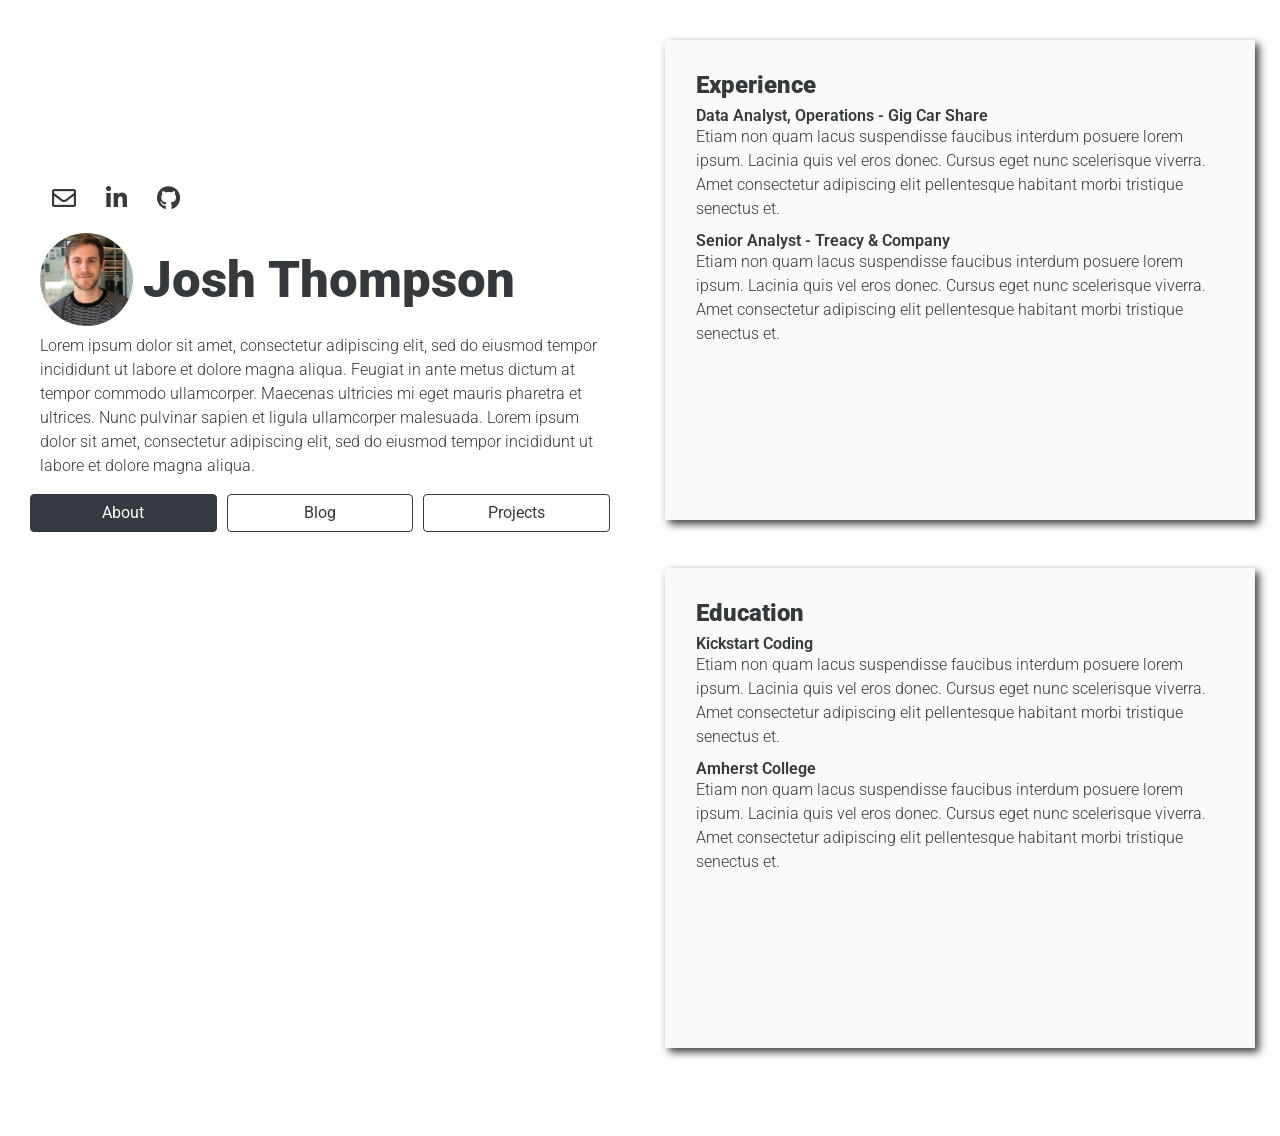
<file: docs/index.html>
<!DOCTYPE html>
<html lang="en">

<head>
    <meta charset="utf-8"/>
    <meta name="viewport" content="width=device-width, initial-scale=1"/>

    <title>
        Josh Thompson - About
    </title>

    <!-- bootstrap CSS -->
    <link rel="stylesheet" href="https://stackpath.bootstrapcdn.com/bootstrap/4.3.1/css/bootstrap.min.css" integrity="sha384-ggOyR0iXCbMQv3Xipma34MD+dH/1fQ784/j6cY/iJTQUOhcWr7x9JvoRxT2MZw1T" crossorigin="anonymous">

    <!-- fonts -->
    <link href="https://fonts.googleapis.com/css?family=Roboto:300,900&display=swap" rel="stylesheet">
    <link href="./fonts/fontawesome-free/css/all.min.css" rel="stylesheet">

    <!-- custom css -->
    <link href="./css/about.css" rel="stylesheet">

</head> 

<body>
    <div class="container-fluid">
        <div class="row">
            <!-- added align-self-center or my-auto -->
            <div class="left-block col-lg-6"> 
                <div class="row">
                    <div class="col">
                        <div class="icons">
                            <a href="mailto:hire.me.josh.p.thompson@gmail.com" target="_blank">
                                <i class="far fa-envelope"></i>
                            </a>
                            <a href="https://www.linkedin.com/in/joshuapthompson/" target="_blank">
                                <i class="fab fa-linkedin-in"></i>
                            </a>
                            <a href="https://github.com/josh-p-thompson" target="_blank">
                                <i class="fab fa-github"></i>
                            </a>
                        </div>
                    </div>
                </div>
                <div class="row no-gutters">
                    <div class="col-2 align-self-center">
                        <img class="headshot img-fluid rounded-circle mx-auto mb-2" src="./images/headshot.jpeg" >
                    </div>
                    <div class="col align-self-center">     
                        <h1 class='name-title'>
                            Josh Thompson
                        </h1>
                    </div>
                </div>
                <div class='row'>
                    <div class='col'>
                        <p>
                            Lorem ipsum dolor sit amet, consectetur adipiscing elit, sed do eiusmod tempor incididunt ut labore et dolore magna aliqua. Feugiat in ante metus dictum at tempor commodo ullamcorper. Maecenas ultricies mi eget mauris pharetra et ultrices. Nunc pulvinar sapien et ligula ullamcorper malesuada. Lorem ipsum dolor sit amet, consectetur adipiscing elit, sed do eiusmod tempor incididunt ut labore et dolore magna aliqua.
                        </p>                        
                    </div>
                </div>
                <div class="row">
                    
                    <div class="button-padding col">
                        <a role="button" class="btn btn-outline-dark active btn-block" href="index.html" >About</a>
                    </div>
                    
                    <div class="button-padding col">
                        <a role="button" class="btn btn-outline-dark '' btn-block" href="blog.html" >Blog</a>
                    </div>
                    
                    <div class="button-padding col">
                        <a role="button" class="btn btn-outline-dark '' btn-block" href="projects.html" >Projects</a>
                    </div>
                    
                </div>
            </div>
            <!-- added offset offset-md-6-->
            <div class="right-block col-lg-6 offset-lg-6">
                
                <div class ='row'>
                    <div class = 'about-card card w-100'>
                        <div class='row'>
                            <div class='col'>
                                <h4 class="card-title">Experience</h4>
<h6 class="card-subtitle">Data Analyst, Operations - Gig Car Share</h6>
<p>Etiam non quam lacus suspendisse faucibus interdum posuere lorem ipsum. Lacinia quis vel eros donec. Cursus eget nunc scelerisque viverra. Amet consectetur adipiscing elit pellentesque habitant morbi tristique senectus et.</p>
<!-- dashes separate top row from bottom row -->


                            </div>
                            
                        </div>
                        <div class='row'>
                            <div class='col'>
                                
<h6 class="card-subtitle">Senior Analyst - Treacy &amp; Company</h6>
<p>Etiam non quam lacus suspendisse faucibus interdum posuere lorem ipsum. Lacinia quis vel eros donec. Cursus eget nunc scelerisque viverra. Amet consectetur adipiscing elit pellentesque habitant morbi tristique senectus et.</p>
                            </div>
                        </div>
                    </div>
                </div>
                
                <div class ='row'>
                    <div class = 'about-card card w-100'>
                        <div class='row'>
                            <div class='col'>
                                <h4 class="card-title">Education</h4>
<h6 class="card-subtitle">Kickstart Coding</h6>
<p>Etiam non quam lacus suspendisse faucibus interdum posuere lorem ipsum. Lacinia quis vel eros donec. Cursus eget nunc scelerisque viverra. Amet consectetur adipiscing elit pellentesque habitant morbi tristique senectus et.</p>
<!-- dashes separate top row from bottom row -->


                            </div>
                            
                        </div>
                        <div class='row'>
                            <div class='col'>
                                
<h6 class="card-subtitle">Amherst College</h6>
<p>Etiam non quam lacus suspendisse faucibus interdum posuere lorem ipsum. Lacinia quis vel eros donec. Cursus eget nunc scelerisque viverra. Amet consectetur adipiscing elit pellentesque habitant morbi tristique senectus et.</p>
                            </div>
                        </div>
                    </div>
                </div>
                
            </div>
        </div>
    </div>
    <!-- Optional JavaScript -->
    <!-- jQuery first, then Popper.js, then Bootstrap JS -->
    <script src="https://code.jquery.com/jquery-3.3.1.slim.min.js" integrity="sha384-q8i/X+965DzO0rT7abK41JStQIAqVgRVzpbzo5smXKp4YfRvH+8abtTE1Pi6jizo" crossorigin="anonymous"></script>
    <script src="https://cdnjs.cloudflare.com/ajax/libs/popper.js/1.14.7/umd/popper.min.js" integrity="sha384-UO2eT0CpHqdSJQ6hJty5KVphtPhzWj9WO1clHTMGa3JDZwrnQq4sF86dIHNDz0W1" crossorigin="anonymous"></script>
    <script src="https://stackpath.bootstrapcdn.com/bootstrap/4.3.1/js/bootstrap.min.js" integrity="sha384-JjSmVgyd0p3pXB1rRibZUAYoIIy6OrQ6VrjIEaFf/nJGzIxFDsf4x0xIM+B07jRM" crossorigin="anonymous"></script>
</body>
</html>
</file>
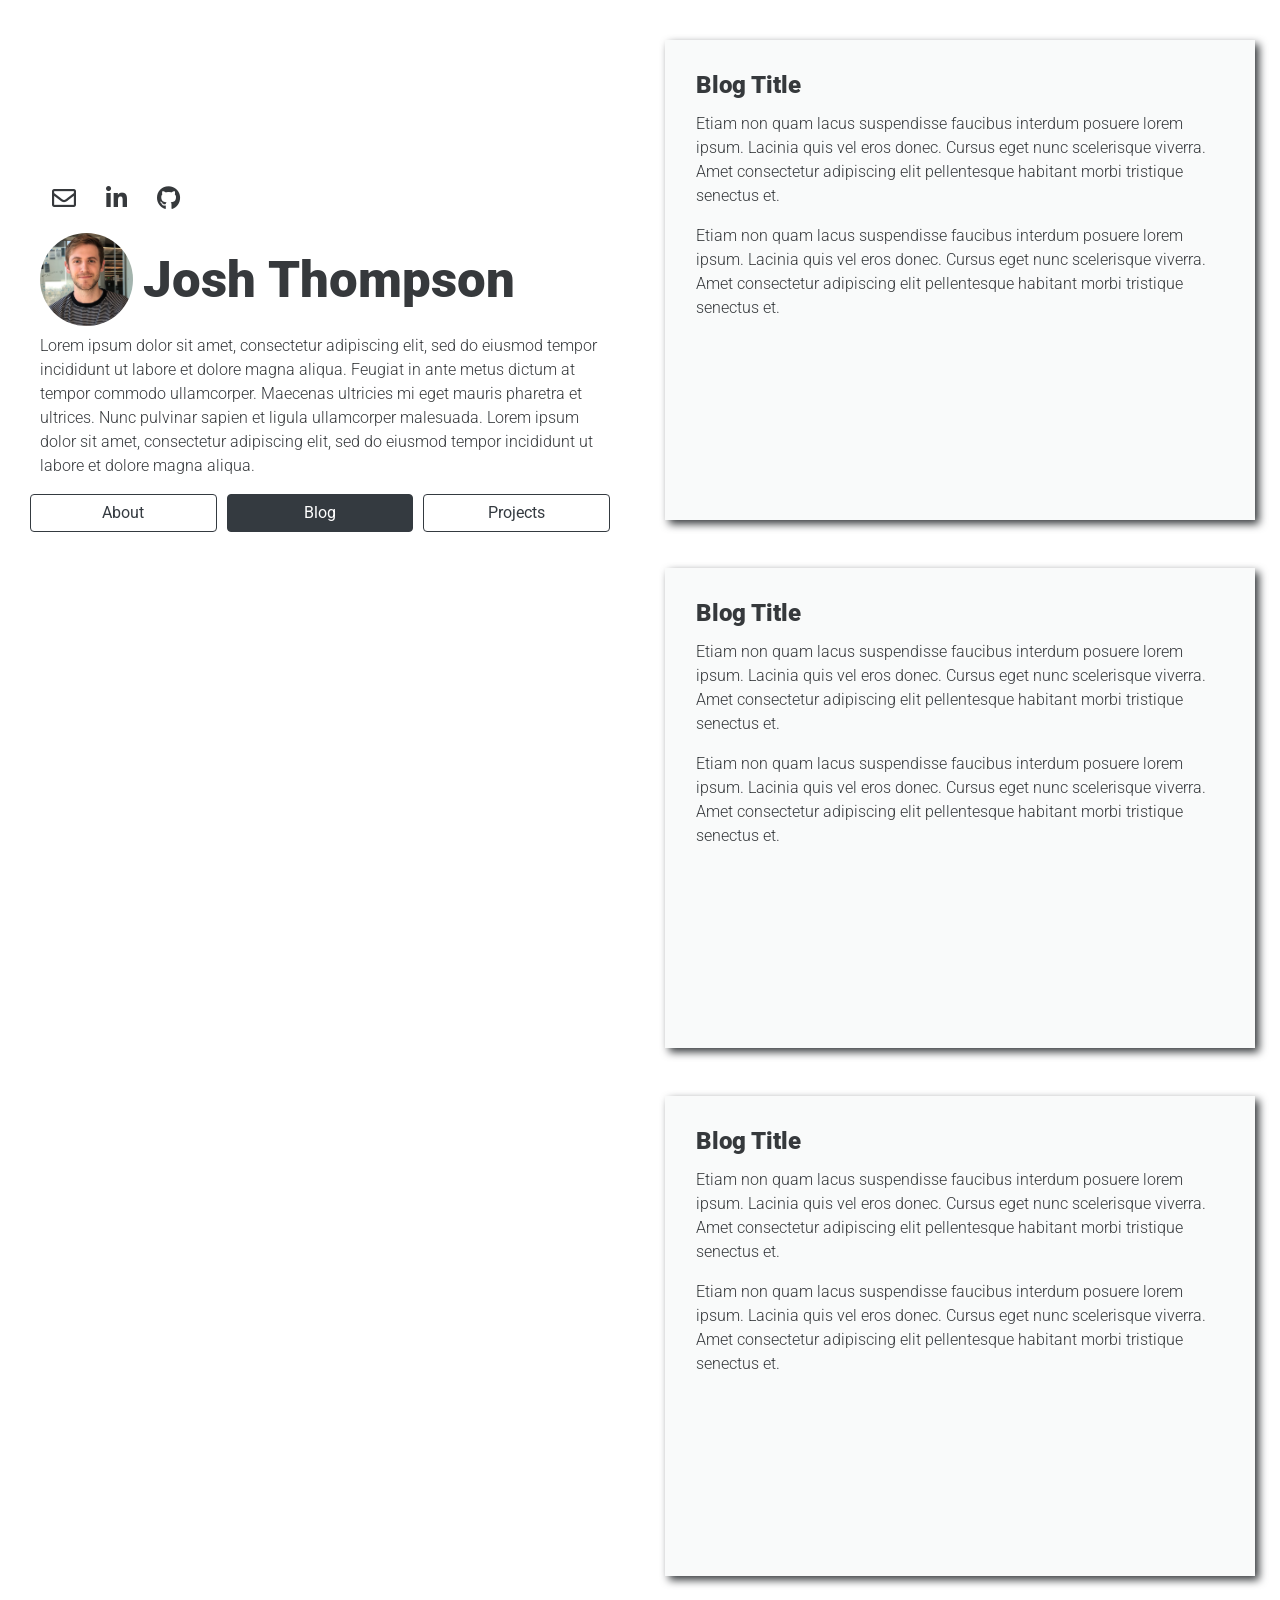
<file: docs/blog.html>
<!DOCTYPE html>
<html lang="en">

<head>
    <meta charset="utf-8"/>
    <meta name="viewport" content="width=device-width, initial-scale=1"/>

    <title>
        Josh Thompson - Blog
    </title>

    <!-- bootstrap CSS -->
    <link rel="stylesheet" href="https://stackpath.bootstrapcdn.com/bootstrap/4.3.1/css/bootstrap.min.css" integrity="sha384-ggOyR0iXCbMQv3Xipma34MD+dH/1fQ784/j6cY/iJTQUOhcWr7x9JvoRxT2MZw1T" crossorigin="anonymous">

    <!-- fonts -->
    <link href="https://fonts.googleapis.com/css?family=Roboto:300,900&display=swap" rel="stylesheet">
    <link href="./fonts/fontawesome-free/css/all.min.css" rel="stylesheet">

    <!-- custom css -->
    <link href="./css/about.css" rel="stylesheet">

</head> 

<body>
    <div class="container-fluid">
        <div class="row">
            <!-- added align-self-center or my-auto -->
            <div class="left-block col-lg-6"> 
                <div class="row">
                    <div class="col">
                        <div class="icons">
                            <a href="mailto:hire.me.josh.p.thompson@gmail.com" target="_blank">
                                <i class="far fa-envelope"></i>
                            </a>
                            <a href="https://www.linkedin.com/in/joshuapthompson/" target="_blank">
                                <i class="fab fa-linkedin-in"></i>
                            </a>
                            <a href="https://github.com/josh-p-thompson" target="_blank">
                                <i class="fab fa-github"></i>
                            </a>
                        </div>
                    </div>
                </div>
                <div class="row no-gutters">
                    <div class="col-2 align-self-center">
                        <img class="headshot img-fluid rounded-circle mx-auto mb-2" src="./images/headshot.jpeg" >
                    </div>
                    <div class="col align-self-center">     
                        <h1 class='name-title'>
                            Josh Thompson
                        </h1>
                    </div>
                </div>
                <div class='row'>
                    <div class='col'>
                        <p>
                            Lorem ipsum dolor sit amet, consectetur adipiscing elit, sed do eiusmod tempor incididunt ut labore et dolore magna aliqua. Feugiat in ante metus dictum at tempor commodo ullamcorper. Maecenas ultricies mi eget mauris pharetra et ultrices. Nunc pulvinar sapien et ligula ullamcorper malesuada. Lorem ipsum dolor sit amet, consectetur adipiscing elit, sed do eiusmod tempor incididunt ut labore et dolore magna aliqua.
                        </p>                        
                    </div>
                </div>
                <div class="row">
                    
                    <div class="button-padding col">
                        <a role="button" class="btn btn-outline-dark '' btn-block" href="index.html" >About</a>
                    </div>
                    
                    <div class="button-padding col">
                        <a role="button" class="btn btn-outline-dark active btn-block" href="blog.html" >Blog</a>
                    </div>
                    
                    <div class="button-padding col">
                        <a role="button" class="btn btn-outline-dark '' btn-block" href="projects.html" >Projects</a>
                    </div>
                    
                </div>
            </div>
            <!-- added offset offset-md-6-->
            <div class="right-block col-lg-6 offset-lg-6">
                
                <div class ='row'>
                    <div class = 'blog-card card w-100'>
                        <div class='row'>
                            <div class='col'>
                                <h4 class="card-title"><a href="#">Blog Title</a></h4>
<!-- dashes separate top row from bottom row -->


                            </div>
                            
                        </div>
                        <div class='row'>
                            <div class='col'>
                                
<p>Etiam non quam lacus suspendisse faucibus interdum posuere lorem ipsum. Lacinia quis vel eros donec. Cursus eget nunc scelerisque viverra. Amet consectetur adipiscing elit pellentesque habitant morbi tristique senectus et.</p>
<p>Etiam non quam lacus suspendisse faucibus interdum posuere lorem ipsum. Lacinia quis vel eros donec. Cursus eget nunc scelerisque viverra. Amet consectetur adipiscing elit pellentesque habitant morbi tristique senectus et.</p>
                            </div>
                        </div>
                    </div>
                </div>
                
                <div class ='row'>
                    <div class = 'blog-card card w-100'>
                        <div class='row'>
                            <div class='col'>
                                <h4 class="card-title"><a href="#">Blog Title</a></h4>
<!-- dashes separate top row from bottom row -->


                            </div>
                            
                        </div>
                        <div class='row'>
                            <div class='col'>
                                
<p>Etiam non quam lacus suspendisse faucibus interdum posuere lorem ipsum. Lacinia quis vel eros donec. Cursus eget nunc scelerisque viverra. Amet consectetur adipiscing elit pellentesque habitant morbi tristique senectus et.</p>
<p>Etiam non quam lacus suspendisse faucibus interdum posuere lorem ipsum. Lacinia quis vel eros donec. Cursus eget nunc scelerisque viverra. Amet consectetur adipiscing elit pellentesque habitant morbi tristique senectus et.</p>
                            </div>
                        </div>
                    </div>
                </div>
                
                <div class ='row'>
                    <div class = 'blog-card card w-100'>
                        <div class='row'>
                            <div class='col'>
                                <h4 class="card-title"><a href="#">Blog Title</a></h4>
<!-- dashes separate top row from bottom row -->


                            </div>
                            
                        </div>
                        <div class='row'>
                            <div class='col'>
                                
<p>Etiam non quam lacus suspendisse faucibus interdum posuere lorem ipsum. Lacinia quis vel eros donec. Cursus eget nunc scelerisque viverra. Amet consectetur adipiscing elit pellentesque habitant morbi tristique senectus et.</p>
<p>Etiam non quam lacus suspendisse faucibus interdum posuere lorem ipsum. Lacinia quis vel eros donec. Cursus eget nunc scelerisque viverra. Amet consectetur adipiscing elit pellentesque habitant morbi tristique senectus et.</p>
                            </div>
                        </div>
                    </div>
                </div>
                
            </div>
        </div>
    </div>
    <!-- Optional JavaScript -->
    <!-- jQuery first, then Popper.js, then Bootstrap JS -->
    <script src="https://code.jquery.com/jquery-3.3.1.slim.min.js" integrity="sha384-q8i/X+965DzO0rT7abK41JStQIAqVgRVzpbzo5smXKp4YfRvH+8abtTE1Pi6jizo" crossorigin="anonymous"></script>
    <script src="https://cdnjs.cloudflare.com/ajax/libs/popper.js/1.14.7/umd/popper.min.js" integrity="sha384-UO2eT0CpHqdSJQ6hJty5KVphtPhzWj9WO1clHTMGa3JDZwrnQq4sF86dIHNDz0W1" crossorigin="anonymous"></script>
    <script src="https://stackpath.bootstrapcdn.com/bootstrap/4.3.1/js/bootstrap.min.js" integrity="sha384-JjSmVgyd0p3pXB1rRibZUAYoIIy6OrQ6VrjIEaFf/nJGzIxFDsf4x0xIM+B07jRM" crossorigin="anonymous"></script>
</body>
</html>
</file>
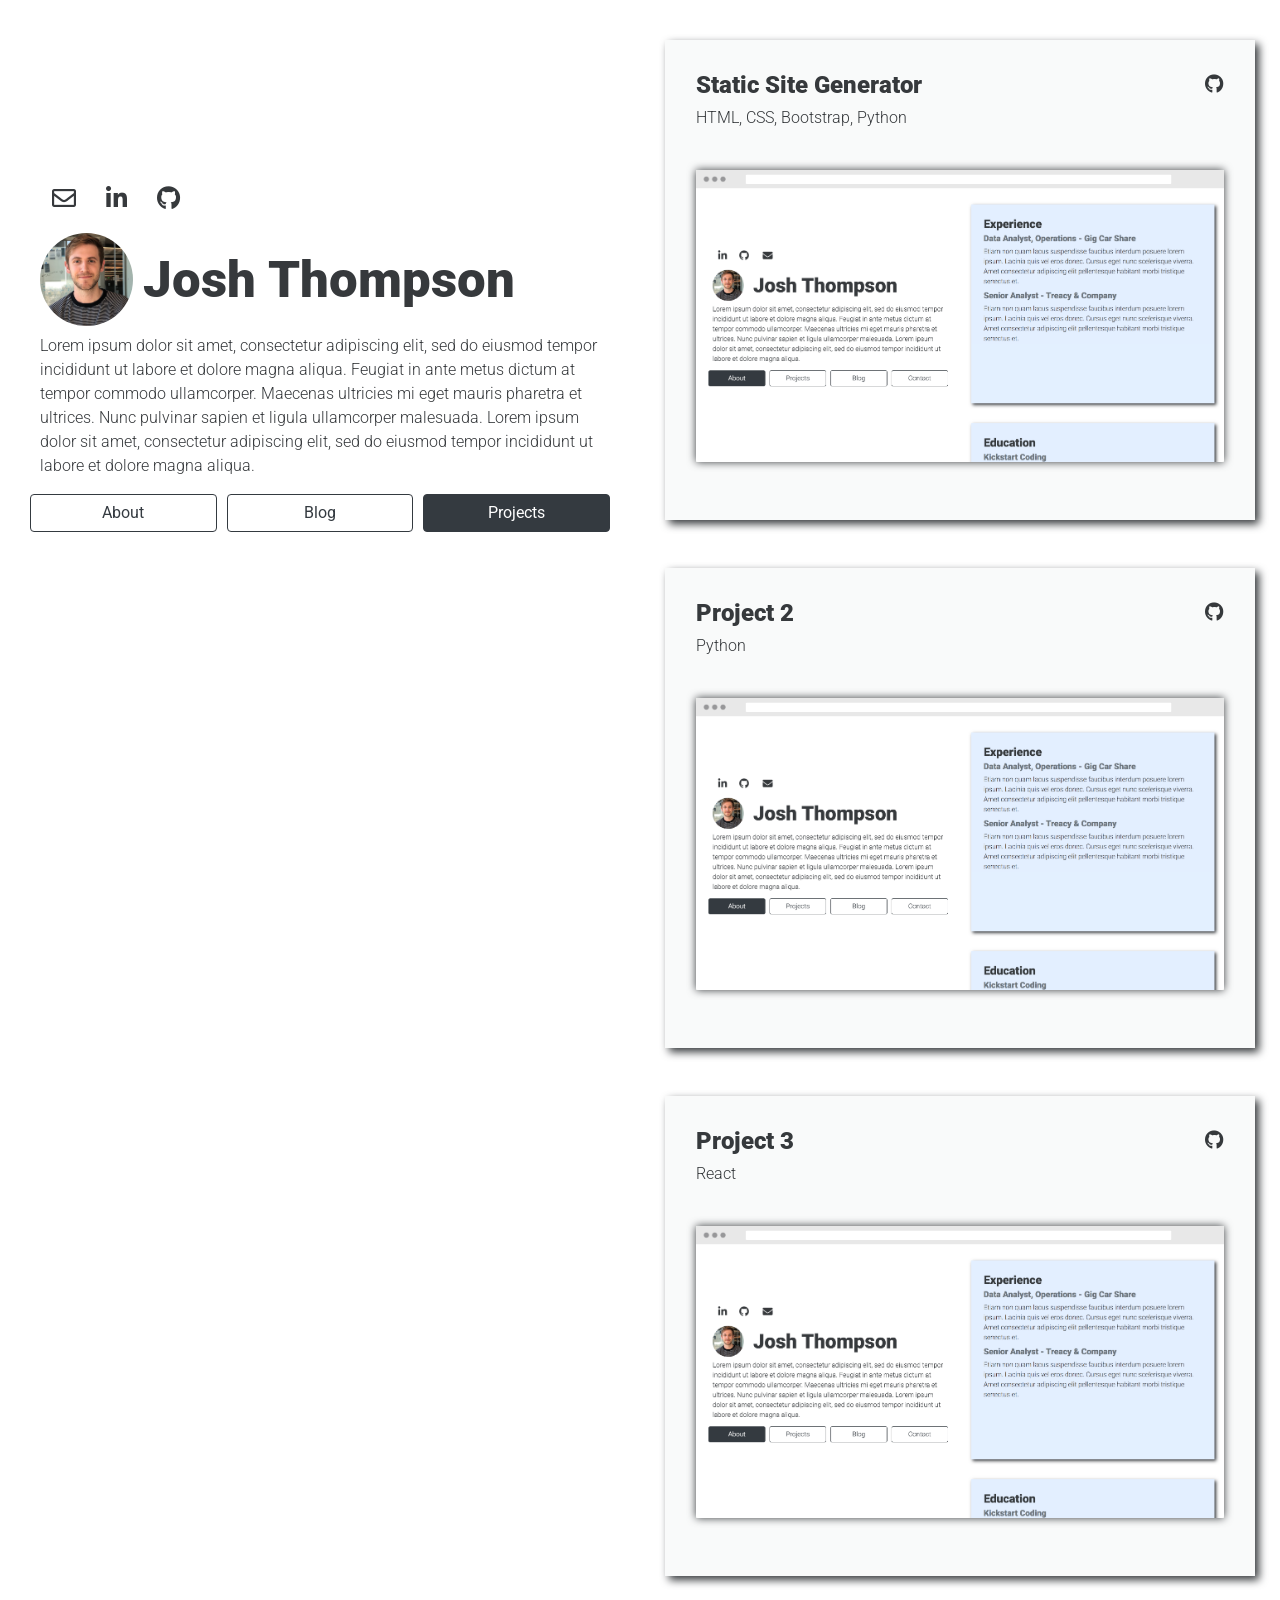
<file: docs/projects.html>
<!DOCTYPE html>
<html lang="en">

<head>
    <meta charset="utf-8"/>
    <meta name="viewport" content="width=device-width, initial-scale=1"/>

    <title>
        Josh Thompson - Projects
    </title>

    <!-- bootstrap CSS -->
    <link rel="stylesheet" href="https://stackpath.bootstrapcdn.com/bootstrap/4.3.1/css/bootstrap.min.css" integrity="sha384-ggOyR0iXCbMQv3Xipma34MD+dH/1fQ784/j6cY/iJTQUOhcWr7x9JvoRxT2MZw1T" crossorigin="anonymous">

    <!-- fonts -->
    <link href="https://fonts.googleapis.com/css?family=Roboto:300,900&display=swap" rel="stylesheet">
    <link href="./fonts/fontawesome-free/css/all.min.css" rel="stylesheet">

    <!-- custom css -->
    <link href="./css/about.css" rel="stylesheet">

</head> 

<body>
    <div class="container-fluid">
        <div class="row">
            <!-- added align-self-center or my-auto -->
            <div class="left-block col-lg-6"> 
                <div class="row">
                    <div class="col">
                        <div class="icons">
                            <a href="mailto:hire.me.josh.p.thompson@gmail.com" target="_blank">
                                <i class="far fa-envelope"></i>
                            </a>
                            <a href="https://www.linkedin.com/in/joshuapthompson/" target="_blank">
                                <i class="fab fa-linkedin-in"></i>
                            </a>
                            <a href="https://github.com/josh-p-thompson" target="_blank">
                                <i class="fab fa-github"></i>
                            </a>
                        </div>
                    </div>
                </div>
                <div class="row no-gutters">
                    <div class="col-2 align-self-center">
                        <img class="headshot img-fluid rounded-circle mx-auto mb-2" src="./images/headshot.jpeg" >
                    </div>
                    <div class="col align-self-center">     
                        <h1 class='name-title'>
                            Josh Thompson
                        </h1>
                    </div>
                </div>
                <div class='row'>
                    <div class='col'>
                        <p>
                            Lorem ipsum dolor sit amet, consectetur adipiscing elit, sed do eiusmod tempor incididunt ut labore et dolore magna aliqua. Feugiat in ante metus dictum at tempor commodo ullamcorper. Maecenas ultricies mi eget mauris pharetra et ultrices. Nunc pulvinar sapien et ligula ullamcorper malesuada. Lorem ipsum dolor sit amet, consectetur adipiscing elit, sed do eiusmod tempor incididunt ut labore et dolore magna aliqua.
                        </p>                        
                    </div>
                </div>
                <div class="row">
                    
                    <div class="button-padding col">
                        <a role="button" class="btn btn-outline-dark '' btn-block" href="index.html" >About</a>
                    </div>
                    
                    <div class="button-padding col">
                        <a role="button" class="btn btn-outline-dark '' btn-block" href="blog.html" >Blog</a>
                    </div>
                    
                    <div class="button-padding col">
                        <a role="button" class="btn btn-outline-dark active btn-block" href="projects.html" >Projects</a>
                    </div>
                    
                </div>
            </div>
            <!-- added offset offset-md-6-->
            <div class="right-block col-lg-6 offset-lg-6">
                
                <div class ='row'>
                    <div class = 'projects-card card w-100'>
                        <div class='row'>
                            <div class='col'>
                                <h4 class="card-title">Static Site Generator</h4>
<p class="card-subtitle">HTML, CSS, Bootstrap, Python </p>
<!-- dashes separate top row from bottom row -->


                            </div>
                            
                            <div class='git-icon col'>
                                <a href=https://github.com/josh-p-thompson/about-me-hw4 target='_blank'>
                                    <i class='fab fa-github'></i>
                                </a>
                            </div>
                            
                        </div>
                        <div class='row'>
                            <div class='col'>
                                
<p><img alt="Card image cap" class="project1-img card-img-top" src="./images/project1.png" /></p>
                            </div>
                        </div>
                    </div>
                </div>
                
                <div class ='row'>
                    <div class = 'projects-card card w-100'>
                        <div class='row'>
                            <div class='col'>
                                <h4 class="card-title">Project 2</h4>
<p class="card-subtitle">Python </p>
<!-- dashes separate top row from bottom row -->


                            </div>
                            
                            <div class='git-icon col'>
                                <a href=https://github.com/josh-p-thompson/about-me-hw4 target='_blank'>
                                    <i class='fab fa-github'></i>
                                </a>
                            </div>
                            
                        </div>
                        <div class='row'>
                            <div class='col'>
                                
<p><img alt="Card image cap" class="project1-img card-img-top" src="./images/project1.png" /></p>
                            </div>
                        </div>
                    </div>
                </div>
                
                <div class ='row'>
                    <div class = 'projects-card card w-100'>
                        <div class='row'>
                            <div class='col'>
                                <h4 class="card-title">Project 3</h4>
<p class="card-subtitle">React </p>
<!-- dashes separate top row from bottom row -->


                            </div>
                            
                            <div class='git-icon col'>
                                <a href=https://github.com/josh-p-thompson/about-me-hw4 target='_blank'>
                                    <i class='fab fa-github'></i>
                                </a>
                            </div>
                            
                        </div>
                        <div class='row'>
                            <div class='col'>
                                
<p><img alt="Card image cap" class="project1-img card-img-top" src="./images/project1.png" /></p>
                            </div>
                        </div>
                    </div>
                </div>
                
            </div>
        </div>
    </div>
    <!-- Optional JavaScript -->
    <!-- jQuery first, then Popper.js, then Bootstrap JS -->
    <script src="https://code.jquery.com/jquery-3.3.1.slim.min.js" integrity="sha384-q8i/X+965DzO0rT7abK41JStQIAqVgRVzpbzo5smXKp4YfRvH+8abtTE1Pi6jizo" crossorigin="anonymous"></script>
    <script src="https://cdnjs.cloudflare.com/ajax/libs/popper.js/1.14.7/umd/popper.min.js" integrity="sha384-UO2eT0CpHqdSJQ6hJty5KVphtPhzWj9WO1clHTMGa3JDZwrnQq4sF86dIHNDz0W1" crossorigin="anonymous"></script>
    <script src="https://stackpath.bootstrapcdn.com/bootstrap/4.3.1/js/bootstrap.min.js" integrity="sha384-JjSmVgyd0p3pXB1rRibZUAYoIIy6OrQ6VrjIEaFf/nJGzIxFDsf4x0xIM+B07jRM" crossorigin="anonymous"></script>
</body>
</html>
</file>
<file: docs/css/about.css>
body {
    font-family: 'Roboto', sans-serif;;
    font-weight: 300;
    color: #36393C;
}

h1, h2, h3, h4, h5, h6{
    font-family: 'Roboto', sans-serif;; 
    font-weight: 900;
    color: #36393C;
}

h1 {
    font-size: 290%;
}

h6 {
    font-weight: 600;
}

.name-title {
    padding-left: 10px;
    font-size: 4vw;
}

.icons {
    margin-bottom: 10px;
}

.icons a {
    display: inline-block;
    height: 3rem;
    width: 3rem;
    background-color: #fff;
    color: #36393C;    
    border-radius: 100%;
    text-align: center;
    font-size: 1.5rem;
    line-height: 3rem;
    padding-bottom: 3rem; 
}

.icons a:hover {
    background-color: #36393C;   
    color: #fff;
}

.button-padding{
    padding-right:5px;
    padding-left:5px;
}

.left-block, .right-block {
    padding: 40px; 
    min-width: 300px;
}

.left-block {
    position: fixed; 
    top: 15%;
}

@media (max-width: 991.98px) {
    .left-block { 
        position: relative;
        top: 0;
        padding-bottom: 0px;
    }
    .name-title {
        font-size: 8vw;
    }
}

.card {
    min-height: 30rem; 
    background-color: #F9FAFA;
    padding: 30px; 
    margin-bottom: 3rem;
    border-radius: 0;
    border-color: transparent;
    filter: drop-shadow(4px 4px 4px #36393C)
}

.card-title a {
    color:inherit;
}

@media (max-width: 575.98px) {
    .card {
        min-height: 20rem;
    }
}

.git-icon {
    text-align: right;
}

.git-icon a {
    color: #36393C;  
    font-size: 1.2rem;
}

.git-icon a:hover {
    color: #3456E5;
}

.projects-card img {
    margin: auto;
    padding-top: 40px;
    filter: drop-shadow(0 0 0.25rem #36393C); 
}

.blog-card img {
    margin: auto;
    padding: 10px;
    /* filter: drop-shadow(0 0 0.25rem #36393C);  */
}

.btn .fa {
    transition: .3s transform ease-in-out;
}

.btn:not(.collapsed)  span{display:none}
.btn.collapsed b {display:none}
</file>
